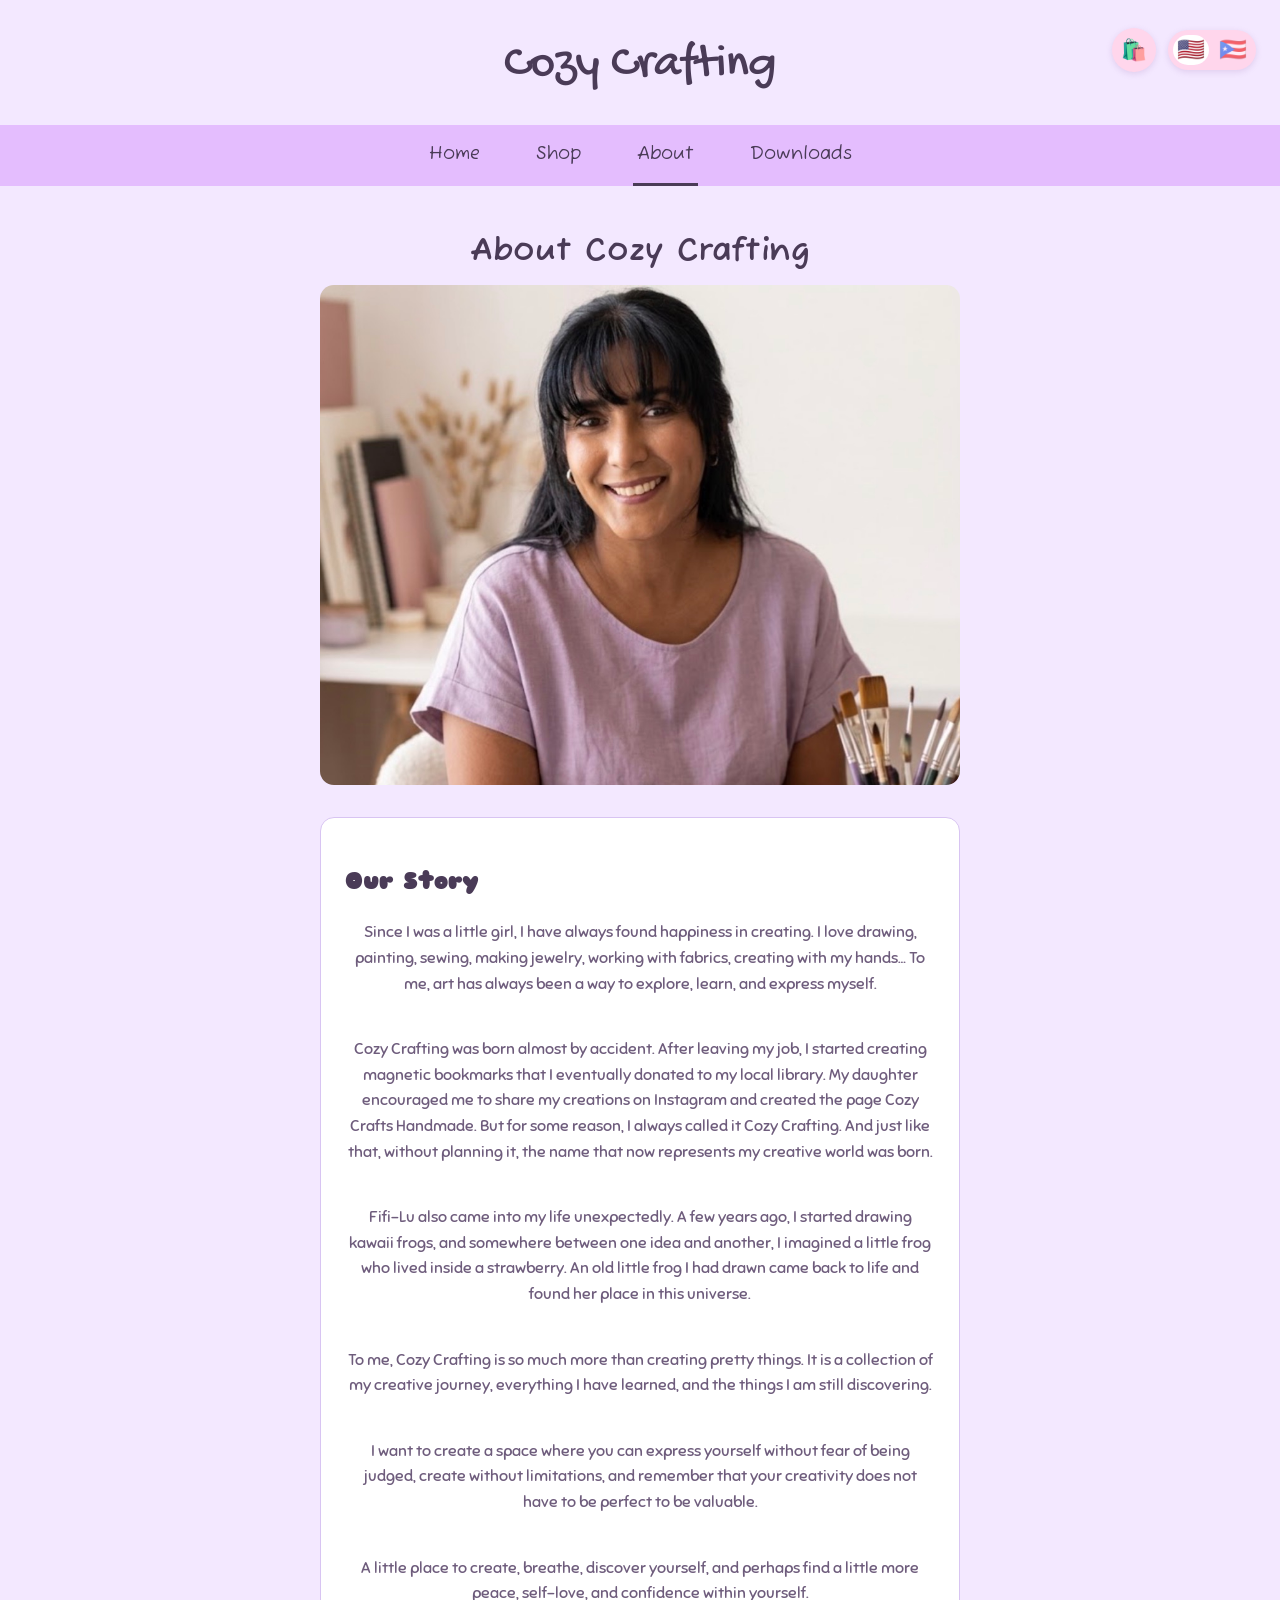
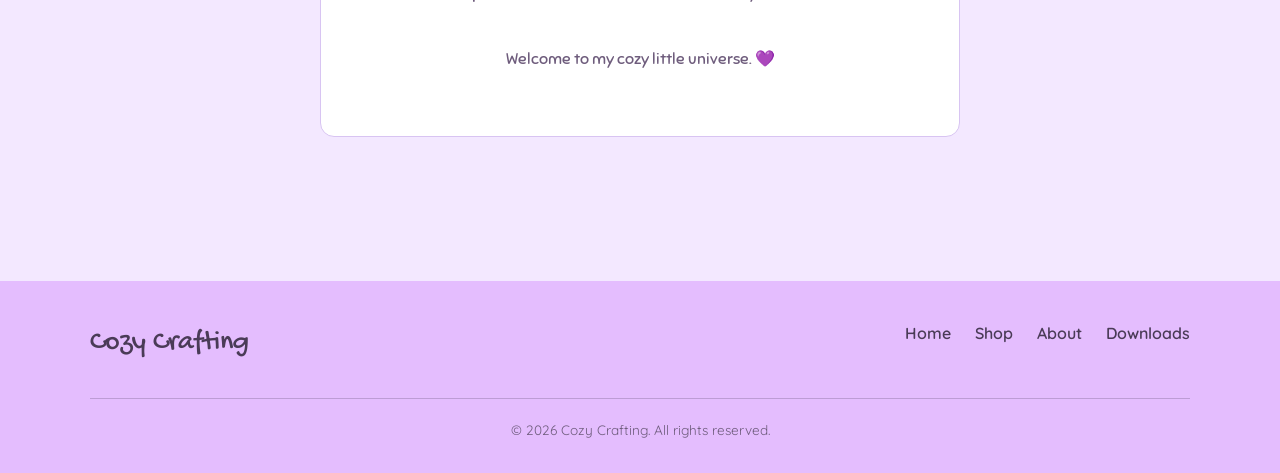
<file: about.html>
<!DOCTYPE html>
<html lang="en">
<head>
  <meta charset="UTF-8" />
  <meta name="viewport" content="width=device-width, initial-scale=1.0" />
  <link rel="icon" type="image/png" sizes="32x32" href="/favicon-32x32.png">
  <link rel="icon" type="image/png" sizes="16x16" href="/favicon-16x16.png">
  <link rel="shortcut icon" href="/favicon.ico">
  <link rel="apple-touch-icon" sizes="180x180" href="/apple-touch-icon.png">
  <link rel="manifest" href="/site.webmanifest">
  <meta name="theme-color" content="#E4BDFE">
  <meta name="apple-mobile-web-app-title" content="Cozy Crafting">
  <title data-en="About | Cozy Crafting" data-es="Acerca de | Cozy Crafting">About | Cozy Crafting</title>
  <link rel="stylesheet" href="styles.css" />
</head>
<body>

  <header class="site-header">
    <a href="index.html" class="site-title">Cozy Crafting</a>

    <div class="header-actions">
      <button type="button" class="cart-toggle" data-cart-toggle aria-label="Open cart">
        🛍️
        <span class="cart-badge" data-cart-count hidden>0</span>
      </button>

      <div class="lang-toggle" role="group" aria-label="Language selector">
        <button class="lang-btn" data-lang-btn="en" aria-pressed="true" aria-label="English">
          <span class="flag" aria-hidden="true">🇺🇸</span>
        </button>
        <button class="lang-btn" data-lang-btn="es" aria-pressed="false" aria-label="Español">
          <span class="flag" aria-hidden="true">🇵🇷</span>
        </button>
      </div>
    </div>
  </header>

  <nav class="site-nav">
    <ul>
      <li><a href="index.html" data-en="Home" data-es="Inicio">Home</a></li>
      <li><a href="shop.html" data-en="Shop" data-es="Tienda">Shop</a></li>
      <li><a href="about.html" class="active" data-en="About" data-es="Acerca de">About</a></li>
      <li><a href="downloads.html" data-en="Downloads" data-es="Descargas">Downloads</a></li>
    </ul>
  </nav>

  <main>
    <h1 class="page-heading" data-en="About Cozy Crafting" data-es="Sobre Cozy Crafting">About Cozy Crafting</h1>

    <section class="about-content">
      <div class="about-photo" aria-hidden="true">
        <img src="/assets/profile.jpg" alt="Amarilis Picture" />
      </div>
    
      <div class="card">
        <h2 data-en="Our Story" data-es="Nuestra Historia">Our Story</h2>
        <p class="page-subheading" data-en="Since I was a little girl, I have always found happiness in creating. I love drawing, painting, sewing, making jewelry, working with fabrics, creating with my hands… To me, art has always been a way to explore, learn, and express myself." data-es="Desde niña siempre he encontrado felicidad en crear. Amo dibujar, pintar, coser, hacer joyería, trabajar con telas, crear con mis manos… para mí, el arte siempre ha sido una forma de explorar, aprender y expresarme.">
          Since I was a little girl, I have always found happiness in creating. I love drawing, painting, sewing, making jewelry, working with fabrics, creating with my hands… To me, art has always been a way to explore, learn, and express myself.
        </p>
        <p class="page-subheading" data-en="Cozy Crafting was born almost by accident. After leaving my job, I started creating magnetic bookmarks that I eventually donated to my local library. My daughter encouraged me to share my creations on Instagram and created the page Cozy Crafts Handmade. But for some reason, I always called it Cozy Crafting. And just like that, without planning it, the name that now represents my creative world was born." data-es="Cozy Crafting nació casi por accidente. Después de dejar mi trabajo, comencé a crear unos bookmarks magnéticos que terminé donando a mi biblioteca local. Mi hija me animó a compartir mis creaciones en Instagram y creó la página Cozy Crafts Handmade. Pero yo, por alguna razón, siempre le decía Cozy Crafting. Y así, sin planearlo, nació el nombre que hoy representa mi mundo creativo.">
          Cozy Crafting was born almost by accident. After leaving my job, I started creating magnetic bookmarks that I eventually donated to my local library. My daughter encouraged me to share my creations on Instagram and created the page Cozy Crafts Handmade. But for some reason, I always called it Cozy Crafting. And just like that, without planning it, the name that now represents my creative world was born.
        </p>
        <p class="page-subheading" data-en="Fifi-Lu also came into my life unexpectedly. A few years ago, I started drawing kawaii frogs, and somewhere between one idea and another, I imagined a little frog who lived inside a strawberry. An old little frog I had drawn came back to life and found her place in this universe." data-es="Fifi-Lu también llegó de manera inesperada. Hace algunos años comencé a dibujar ranitas kawaii y, entre una idea y otra, imaginé una pequeña ranita que vivía dentro de una fresa. Una antigua ranita que había dibujado volvió a cobrar vida y encontró su lugar en este universo.">
          Fifi-Lu also came into my life unexpectedly. A few years ago, I started drawing kawaii frogs, and somewhere between one idea and another, I imagined a little frog who lived inside a strawberry. An old little frog I had drawn came back to life and found her place in this universe.
        </p>
        <p class="page-subheading" data-en="To me, Cozy Crafting is so much more than creating pretty things. It is a collection of my creative journey, everything I have learned, and the things I am still discovering." data-es="Para mí, Cozy Crafting es mucho más que crear cosas bonitas. Es una recopilación de mi proceso creativo, de todo lo que he aprendido y de las cosas que todavía estoy descubriendo.">
          To me, Cozy Crafting is so much more than creating pretty things. It is a collection of my creative journey, everything I have learned, and the things I am still discovering.
        </p>
        <p class="page-subheading" data-en="I want to create a space where you can express yourself without fear of being judged, create without limitations, and remember that your creativity does not have to be perfect to be valuable." data-es="Quiero crear un espacio donde puedas expresarte sin miedo a ser juzgado, crear sin prejuicios y recordar que tu creatividad no tiene que ser perfecta para ser valiosa.">
          I want to create a space where you can express yourself without fear of being judged, create without limitations, and remember that your creativity does not have to be perfect to be valuable.
        </p>
        <p class="page-subheading" data-en="A little place to create, breathe, discover yourself, and perhaps find a little more peace, self-love, and confidence within yourself." data-es="Un pequeño lugar para crear, respirar, descubrirte y, quizás, encontrar un poquito más de sanidad, amor propio y confianza en ti mismo.">
        A little place to create, breathe, discover yourself, and perhaps find a little more peace, self-love, and confidence within yourself.
        </p>

        <p class="page-subheading" data-en="Welcome to my cozy little universe. 💜" data-es="Welcome to my cozy little universe. 💜">
          Welcome to my cozy little universe. 💜
        </p>
      </div>
    </section>
  </main>

  <footer class="site-footer">
    <div class="footer-inner">
      <div class="footer-brand">Cozy Crafting</div>
      <nav class="footer-nav" aria-label="Footer navigation">
        <ul>
          <li><a href="index.html" data-en="Home" data-es="Inicio">Home</a></li>
          <li><a href="shop.html" data-en="Shop" data-es="Tienda">Shop</a></li>
          <li><a href="about.html" data-en="About" data-es="Acerca de">About</a></li>
          <li><a href="downloads.html" data-en="Downloads" data-es="Descargas">Downloads</a></li>
        </ul>
      </nav>
    </div>
    <p class="footer-bottom" data-en="© 2026 Cozy Crafting. All rights reserved." data-es="© 2026 Cozy Crafting. Todos los derechos reservados.">© 2026 Cozy Crafting. All rights reserved.</p>
  </footer>

  <script src="script.js"></script>
  <script src="products.js"></script>
  <script src="cart.js"></script>
</body>
</html>
</file>
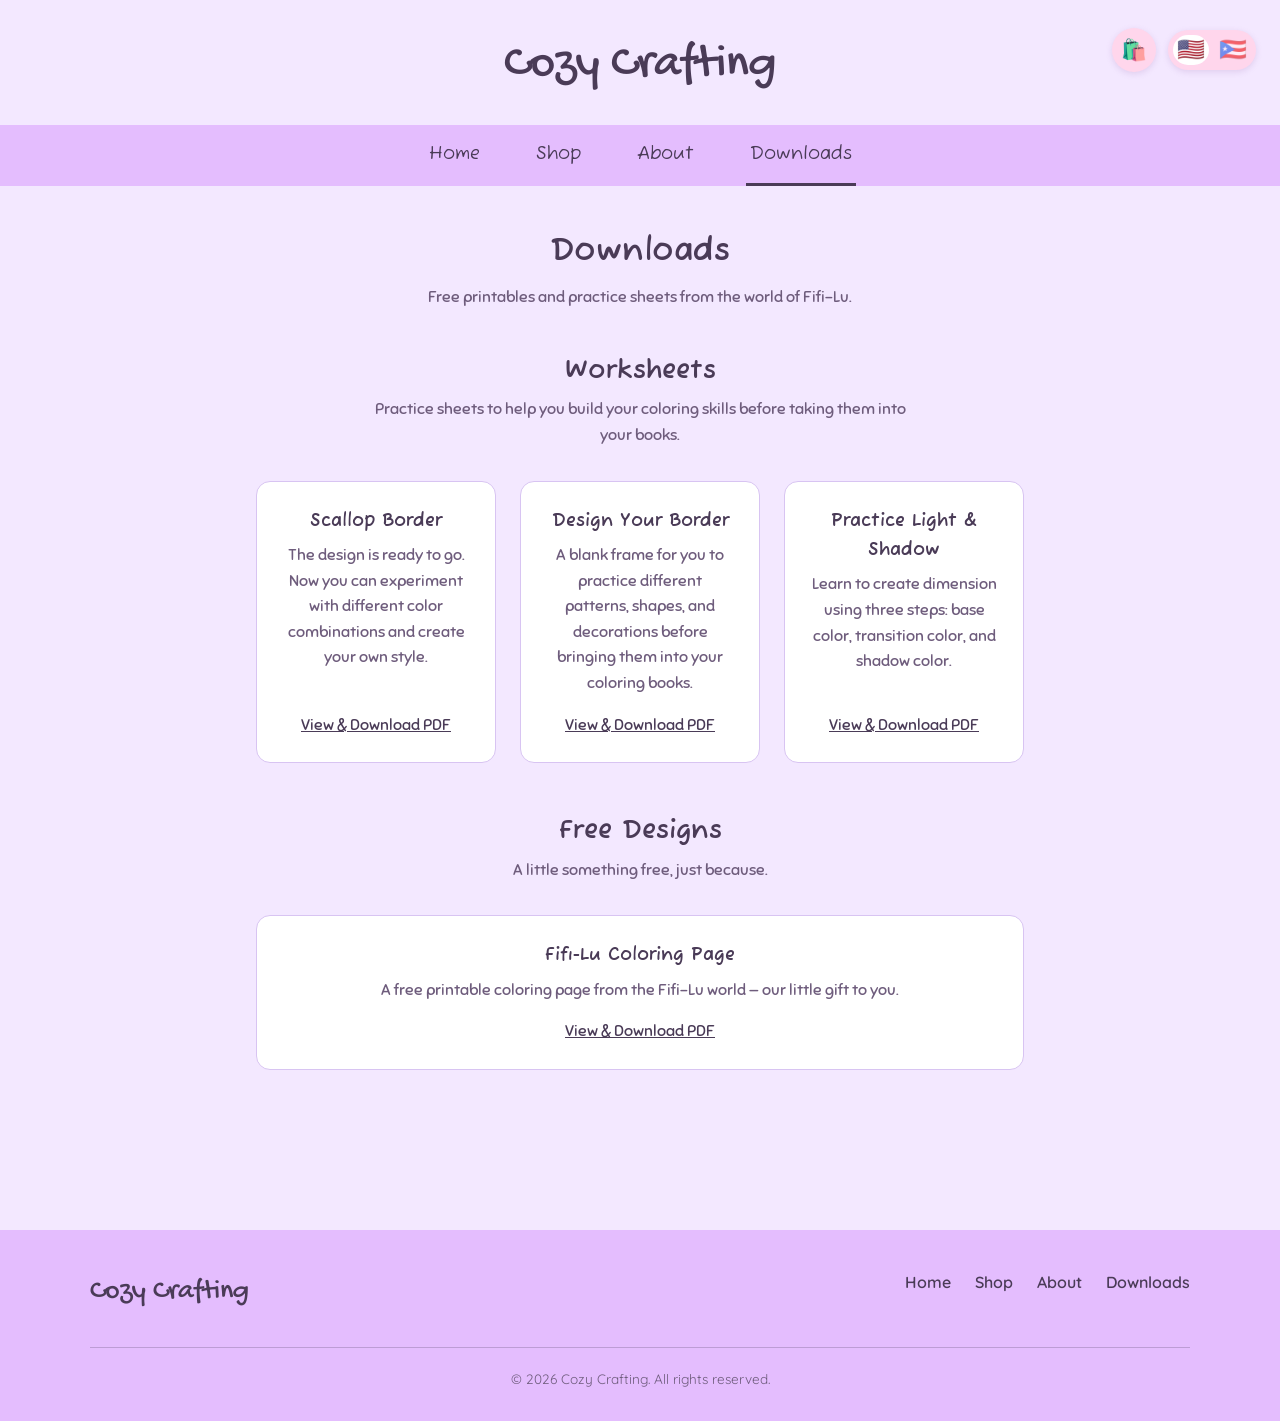
<file: downloads.html>
<!DOCTYPE html>
<html lang="en">
<head>
  <meta charset="UTF-8" />
  <meta name="viewport" content="width=device-width, initial-scale=1.0" />
  <link rel="icon" type="image/png" sizes="32x32" href="/favicon-32x32.png">
  <link rel="icon" type="image/png" sizes="16x16" href="/favicon-16x16.png">
  <link rel="shortcut icon" href="/favicon.ico">
  <link rel="apple-touch-icon" sizes="180x180" href="/apple-touch-icon.png">
  <link rel="manifest" href="/site.webmanifest">
  <meta name="theme-color" content="#E4BDFE">
  <meta name="apple-mobile-web-app-title" content="Cozy Crafting">
  <title data-en="Downloads | Cozy Crafting" data-es="Descargas | Cozy Crafting">Downloads | Cozy Crafting</title>
  <link rel="stylesheet" href="styles.css" />
</head>
<body>

  <header class="site-header">
    <a href="index.html" class="site-title">Cozy Crafting</a>

    <div class="header-actions">
      <button type="button" class="cart-toggle" data-cart-toggle aria-label="Open cart">
        🛍️
        <span class="cart-badge" data-cart-count hidden>0</span>
      </button>

      <div class="lang-toggle" role="group" aria-label="Language selector">
        <button class="lang-btn" data-lang-btn="en" aria-pressed="true" aria-label="English">
          <span class="flag" aria-hidden="true">🇺🇸</span>
        </button>
        <button class="lang-btn" data-lang-btn="es" aria-pressed="false" aria-label="Español">
          <span class="flag" aria-hidden="true">🇵🇷</span>
        </button>
      </div>
    </div>
  </header>

  <nav class="site-nav">
    <ul>
      <li><a href="index.html" data-en="Home" data-es="Inicio">Home</a></li>
      <li><a href="shop.html" data-en="Shop" data-es="Tienda">Shop</a></li>
      <li><a href="about.html" data-en="About" data-es="Acerca de">About</a></li>
      <li><a href="downloads.html" class="active" data-en="Downloads" data-es="Descargas">Downloads</a></li>
    </ul>
  </nav>

  <main>
    <h1 class="page-heading" data-en="Downloads" data-es="Descargas">Downloads</h1>
    <p class="page-subheading" data-en="Free printables and practice sheets from the world of Fifi-Lu." data-es="Imprimibles y hojas de práctica gratuitas del mundo de Fifi-Lu.">
      Free printables and practice sheets from the world of Fifi-Lu.
    </p>

    <!-- Worksheets -->
    <section class="downloads-section" aria-labelledby="worksheets-heading">
      <h2 id="worksheets-heading" class="downloads-section-heading" data-en="Worksheets" data-es="Hojas de Práctica">Worksheets</h2>
      <p class="downloads-section-subheading" data-en="Practice sheets to help you build your coloring skills before taking them into your books." data-es="Hojas de práctica para ayudarte a desarrollar tus habilidades de coloreado antes de llevarlas a tus libros.">
        Practice sheets to help you build your coloring skills before taking them into your books.
      </p>

      <div class="worksheet-grid">
        <div class="card worksheet-card">
          <h3 data-en="Scallop Border" data-es="Borde de Ondas">Scallop Border</h3>
          <p data-en="The design is ready to go. Now you can experiment with different color combinations and create your own style." data-es="Las ondas ya están listas. Ahora puedes experimentar con diferentes combinaciones de colores y crear tu propio estilo.">The design is ready to go. Now you can experiment with different color combinations and create your own style.</p>
          <a class="shop-link" href="/assets/worksheets/borde-ondas.pdf" target="_blank" rel="noopener" data-en="View &amp; Download PDF" data-es="Ver y Descargar PDF">View &amp; Download PDF</a>
        </div>

        <div class="card worksheet-card">
          <h3 data-en="Design Your Border" data-es="Diseña tu Borde">Design Your Border</h3>
          <p data-en="A blank frame for you to practice different patterns, shapes, and decorations before bringing them into your coloring books." data-es="Un marco en blanco para que puedas practicar diferentes patrones, formas y decoraciones antes de llevarlos a tus libros de colorear.">A blank frame for you to practice different patterns, shapes, and decorations before bringing them into your coloring books.</p>
          <a class="shop-link" href="/assets/worksheets/disena-tu-borde.pdf" target="_blank" rel="noopener" data-en="View &amp; Download PDF" data-es="Ver y Descargar PDF">View &amp; Download PDF</a>
        </div>

        <div class="card worksheet-card">
          <h3 data-en="Practice Light &amp; Shadow" data-es="Practica Luz &amp; Sombra">Practice Light &amp; Shadow</h3>
          <p data-en="Learn to create dimension using three steps: base color, transition color, and shadow color." data-es="Aprende a crear dimensión utilizando tres pasos: color base, color de transición y color de sombra.">Learn to create dimension using three steps: base color, transition color, and shadow color.</p>
          <a class="shop-link" href="/assets/worksheets/luz-sombra.pdf" target="_blank" rel="noopener" data-en="View &amp; Download PDF" data-es="Ver y Descargar PDF">View &amp; Download PDF</a>
        </div>
      </div>
    </section>

    <!-- Free Designs -->
    <section class="downloads-section" aria-labelledby="free-designs-heading">
      <h2 id="free-designs-heading" class="downloads-section-heading" data-en="Free Designs" data-es="Diseños Gratis">Free Designs</h2>
      <p class="downloads-section-subheading" data-en="A little something free, just because." data-es="Un pequeño regalo gratis, porque sí.">
        A little something free, just because.
      </p>

      <div class="worksheet-grid">
        <div class="card worksheet-card">
          <h3 data-en="Fifi-Lu Coloring Page" data-es="Página para Colorear de Fifi-Lu">Fifi-Lu Coloring Page</h3>
          <p data-en="A free printable coloring page from the Fifi-Lu world — our little gift to you." data-es="Una página para colorear imprimible y gratuita del mundo de Fifi-Lu, nuestro pequeño regalo para ti.">A free printable coloring page from the Fifi-Lu world — our little gift to you.</p>
          <a class="shop-link" href="/assets/FreeArtwork.pdf" target="_blank" rel="noopener" data-en="View &amp; Download PDF" data-es="Ver y Descargar PDF">View &amp; Download PDF</a>
        </div>
      </div>
    </section>
  </main>

  <footer class="site-footer">
    <div class="footer-inner">
      <div class="footer-brand">Cozy Crafting</div>
      <nav class="footer-nav" aria-label="Footer navigation">
        <ul>
          <li><a href="index.html" data-en="Home" data-es="Inicio">Home</a></li>
          <li><a href="shop.html" data-en="Shop" data-es="Tienda">Shop</a></li>
          <li><a href="about.html" data-en="About" data-es="Acerca de">About</a></li>
          <li><a href="downloads.html" data-en="Downloads" data-es="Descargas">Downloads</a></li>
        </ul>
      </nav>
    </div>
    <p class="footer-bottom" data-en="© 2026 Cozy Crafting. All rights reserved." data-es="© 2026 Cozy Crafting. Todos los derechos reservados.">© 2026 Cozy Crafting. All rights reserved.</p>
  </footer>

  <script src="script.js"></script>
  <script src="products.js"></script>
  <script src="cart.js"></script>
</body>
</html>
</file>
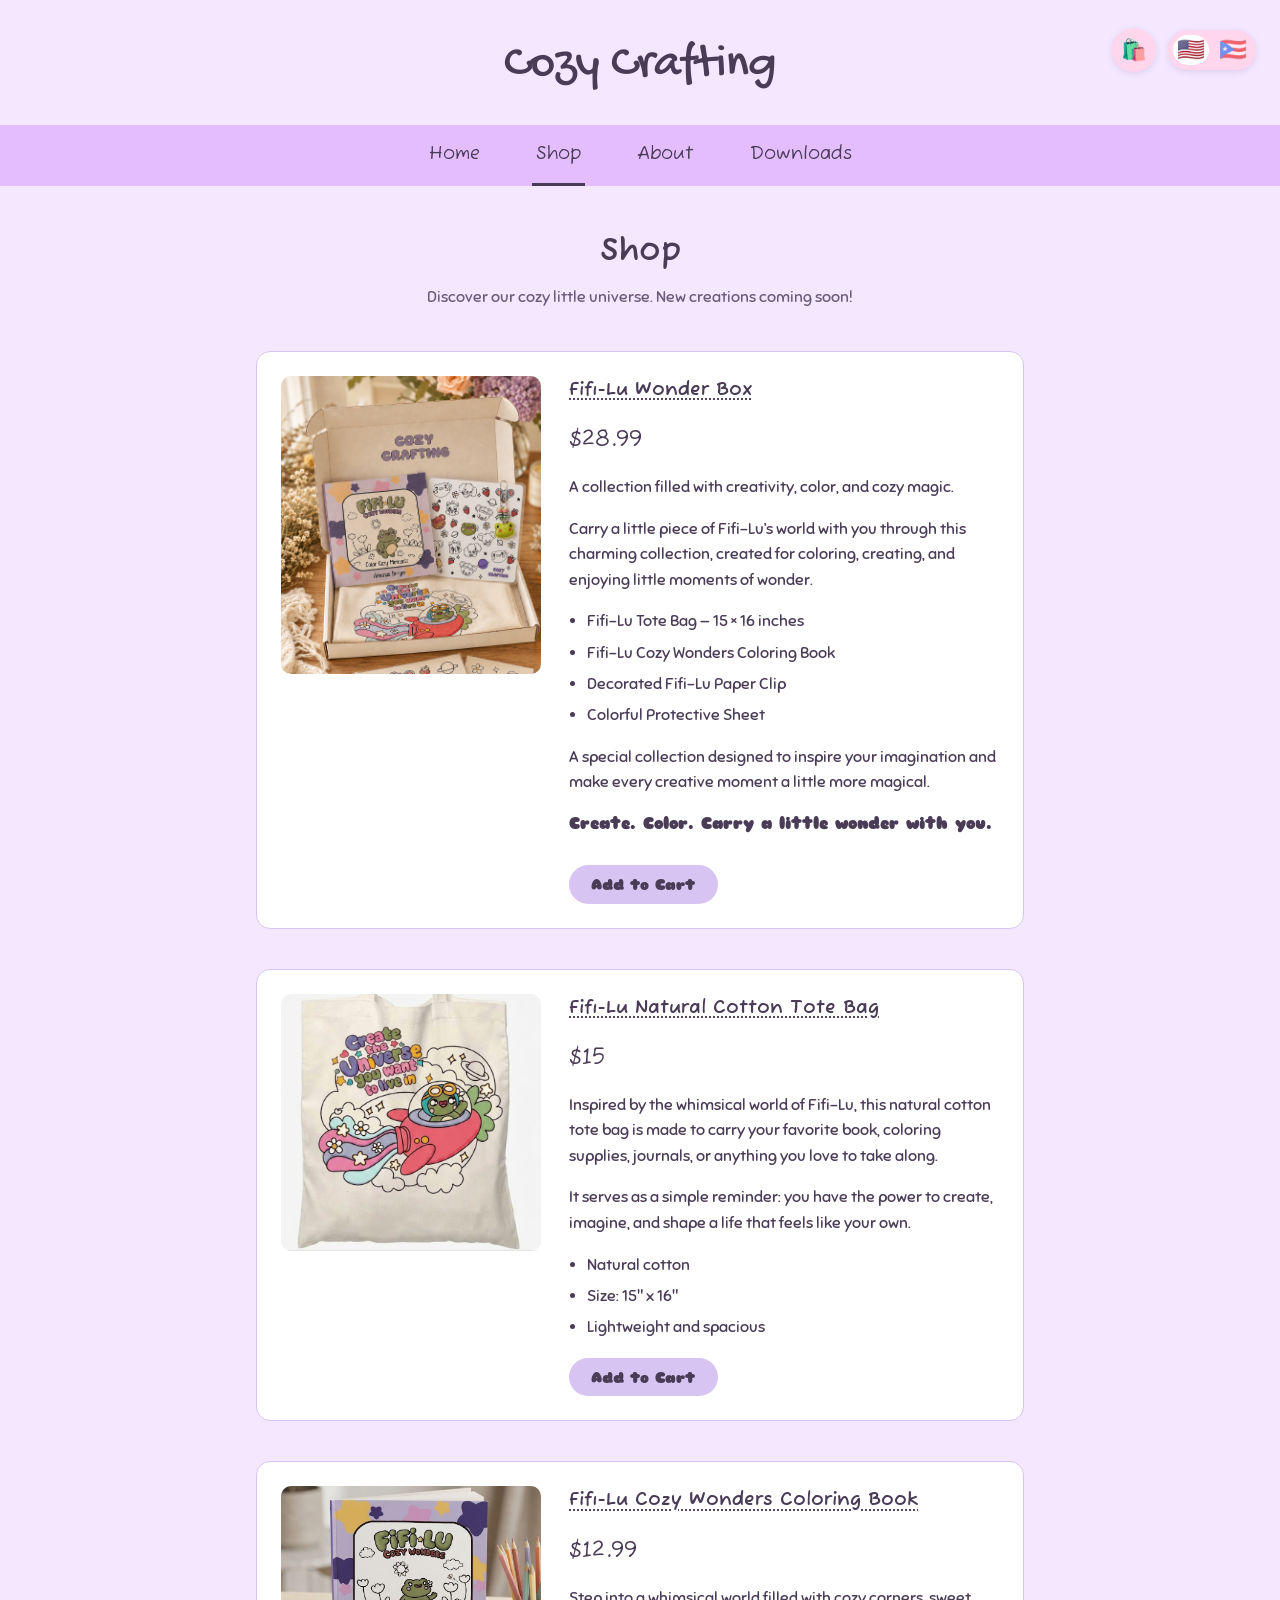
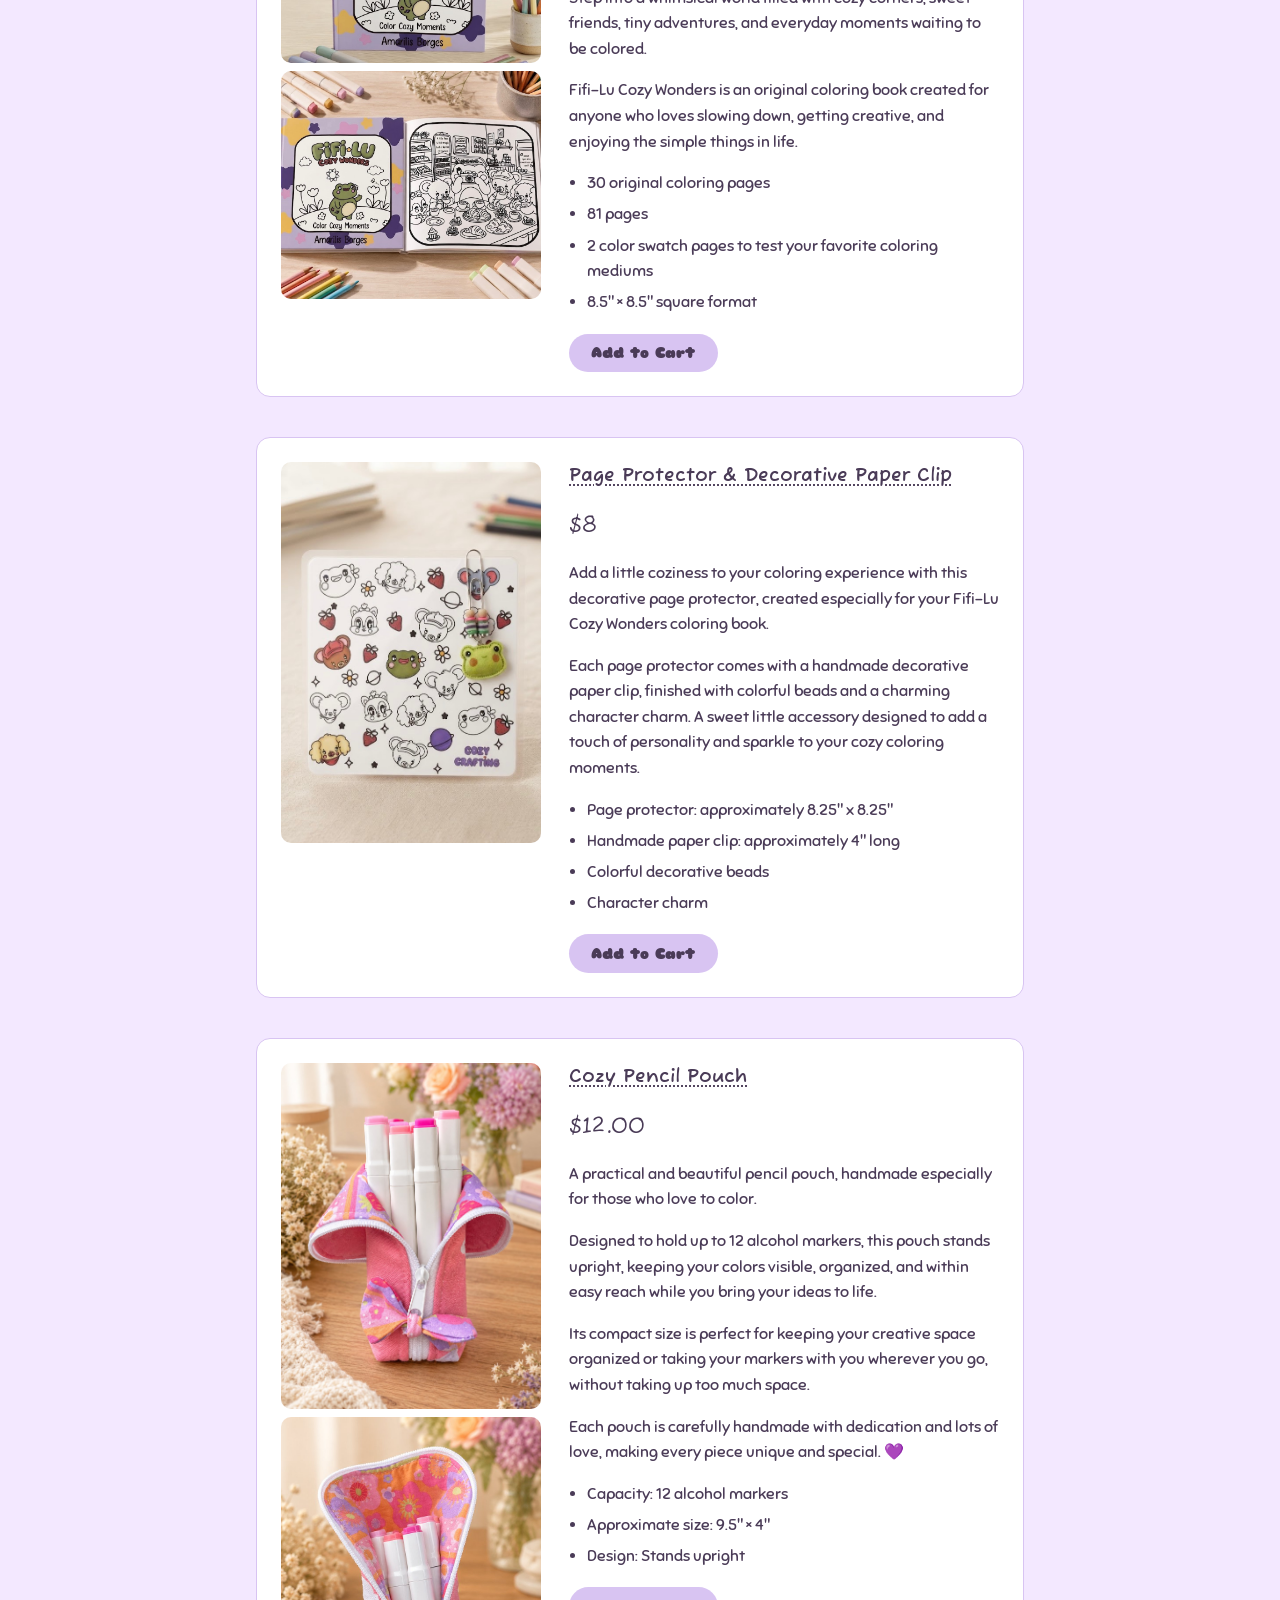
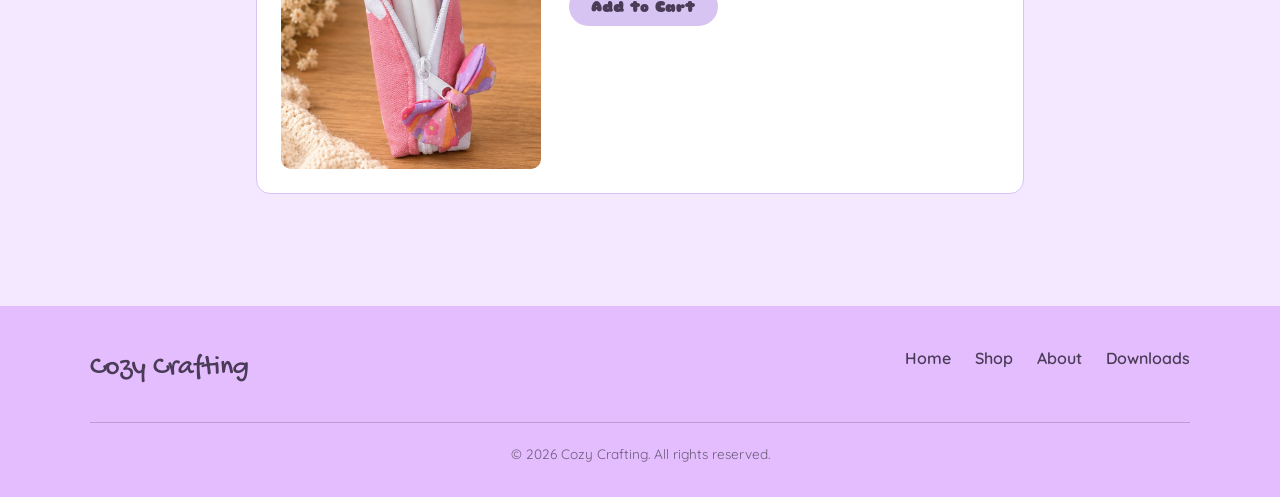
<file: shop.html>
<!DOCTYPE html>
<html lang="en">
<head>
  <meta charset="UTF-8" />
  <meta name="viewport" content="width=device-width, initial-scale=1.0" />
  <link rel="icon" type="image/png" sizes="32x32" href="/favicon-32x32.png">
  <link rel="icon" type="image/png" sizes="16x16" href="/favicon-16x16.png">
  <link rel="shortcut icon" href="/favicon.ico">
  <link rel="apple-touch-icon" sizes="180x180" href="/apple-touch-icon.png">
  <link rel="manifest" href="/site.webmanifest">
  <meta name="theme-color" content="#E4BDFE">
  <meta name="apple-mobile-web-app-title" content="Cozy Crafting">
  <title data-en="Shop | Cozy Crafting" data-es="Tienda | Cozy Crafting">Shop | Cozy Crafting</title>
  <link rel="stylesheet" href="styles.css" />
</head>
<body>

  <header class="site-header">
    <a href="index.html" class="site-title">Cozy Crafting</a>

    <div class="header-actions">
      <button type="button" class="cart-toggle" data-cart-toggle aria-label="Open cart">
        🛍️
        <span class="cart-badge" data-cart-count hidden>0</span>
      </button>

      <div class="lang-toggle" role="group" aria-label="Language selector">
        <button class="lang-btn" data-lang-btn="en" aria-pressed="true" aria-label="English">
          <span class="flag" aria-hidden="true">🇺🇸</span>
        </button>
        <button class="lang-btn" data-lang-btn="es" aria-pressed="false" aria-label="Español">
          <span class="flag" aria-hidden="true">🇵🇷</span>
        </button>
      </div>
    </div>
  </header>

  <nav class="site-nav">
    <ul>
      <li><a href="index.html" data-en="Home" data-es="Inicio">Home</a></li>
      <li><a href="shop.html" class="active" data-en="Shop" data-es="Tienda">Shop</a></li>
      <li><a href="about.html" data-en="About" data-es="Acerca de">About</a></li>
      <li><a href="downloads.html" data-en="Downloads" data-es="Descargas">Downloads</a></li>
    </ul>
  </nav>

  <main>
    <h1 class="page-heading" data-en="Shop" data-es="Tienda">Shop</h1>
    <p class="page-subheading" data-en="Discover our cozy little universe. New creations coming soon!" data-es="Descubre nuestro universo cozy. ¡Nuevas creaciones muy pronto!">
      Discover our cozy little universe. New creations coming soon!
    </p>

    <!-- Full product listings -->
    <section class="shop-listings" aria-label="Products">

      <article id="wonder-box" class="card product-listing">
        <div class="product-photos">
          <img src="/assets/box.png" alt="Fifi-Lu Wonder Box" />
        </div>
        <div class="product-info">
          <h3 data-expand-card tabindex="0" role="button" aria-label="Enlarge product card" data-en="Fifi-Lu Wonder Box" data-es="Fifi-Lu Wonder Box">Fifi-Lu Wonder Box</h3>
          <p class="price-tag">$28.99</p>
          <p data-en="A collection filled with creativity, color, and cozy magic." data-es="Una colección llena de creatividad, color y magia cozy.">A collection filled with creativity, color, and cozy magic.</p>

          <p data-en="Carry a little piece of Fifi-Lu’s world with you through this charming collection, created for coloring, creating, and enjoying little moments of wonder." data-es="Lleva un pedacito del mundo de Fifi-Lu contigo con esta encantadora colección, creada para colorear, crear y disfrutar pequeños momentos de wonder.">Carry a little piece of Fifi-Lu’s world with you through this charming collection, created for coloring, creating, and enjoying little moments of wonder.</p>

          <ul class="details-list">
            <li data-en="Fifi-Lu Tote Bag — 15 × 16 inches" data-es="Tote Bag de Fifi-Lu — 15 × 16 pulgadas">Fifi-Lu Tote Bag — 15 × 16 inches</li>
            <li data-en="Fifi-Lu Cozy Wonders Coloring Book" data-es="Libro para colorear Fifi-Lu Cozy Wonders">Fifi-Lu Cozy Wonders Coloring Book</li>
            <li data-en="Decorated Fifi-Lu Paper Clip" data-es="Paper Clip decorado de Fifi-Lu">Decorated Fifi-Lu Paper Clip</li>
            <li data-en="Colorful Protective Sheet" data-es="Protector de páginas a color">Colorful Protective Sheet</li>
          </ul>

          <p data-en="A special collection designed to inspire your imagination and make every creative moment a little more magical." data-es="Una colección especial para inspirar tu imaginación y hacer que cada momento creativo sea un poquito más mágico.">A special collection designed to inspire your imagination and make every creative moment a little more magical.</p>

          <p data-html data-en="<strong>Create. Color. Carry a little wonder with you.</strong>" data-es="<strong>Crea. Colorea. Lleva un poquito de wonder contigo.</strong>"><strong>Create. Color. Carry a little wonder with you.</strong></p>
          <button type="button" class="add-to-cart-btn" data-add-to-cart="wonder-box" data-en="Add to Cart" data-es="Añadir al Carrito">Add to Cart</button>
        </div>
      </article>

      <article id="tote-bag" class="card product-listing">
        <div class="product-photos">
          <img src="/assets/fifi-tote.jpeg" alt="Fifi-Lu Natural Cotton Tote Bag" />
        </div>
        <div class="product-info">
          <h3 data-expand-card tabindex="0" role="button" aria-label="Enlarge product card" data-en="Fifi-Lu Natural Cotton Tote Bag" data-es="Bolso Tote Fifi-Lu de Algodón Natural">Fifi-Lu Natural Cotton Tote Bag</h3>
          <p class="price-tag">$15</p>
          <p data-en="Inspired by the whimsical world of Fifi-Lu, this natural cotton tote bag is made to carry your favorite book, coloring supplies, journals, or anything you love to take along." data-es="Inspirado en el mundo fantasioso de Fifi-Lu, este bolso tote de algodón natural está hecho para llevar tu libro favorito, materiales para colorear, diarios o cualquier cosa que te guste tener contigo.">Inspired by the whimsical world of Fifi-Lu, this natural cotton tote bag is made to carry your favorite book, coloring supplies, journals, or anything you love to take along.</p>
          <p data-en="It serves as a simple reminder: you have the power to create, imagine, and shape a life that feels like your own." data-es="Es un recordatorio sencillo: tienes el poder de crear, imaginar y darle forma a una vida que se sienta verdaderamente tuya.">It serves as a simple reminder: you have the power to create, imagine, and shape a life that feels like your own.</p>
          <ul class="details-list">
            <li data-en="Natural cotton" data-es="Algodón natural">Natural cotton</li>
            <li data-en="Size: 15&quot; x 16&quot;" data-es="Tamaño: 15&quot; x 16&quot;">Size: 15" x 16"</li>
            <li data-en="Lightweight and spacious" data-es="Liviano y espacioso">Lightweight and spacious</li>
          </ul>
          <button type="button" class="add-to-cart-btn" data-add-to-cart="tote-bag" data-en="Add to Cart" data-es="Añadir al Carrito">Add to Cart</button>
        </div>
      </article>

      <article id="coloring-book" class="card product-listing">
        <div class="product-photos">
          <img src="/assets/fifi-book-1.jpeg" alt="Fifi-Lu Cozy Wonders Coloring Book, cover" />
          <img src="/assets/fifi-book-2.jpeg" alt="Fifi-Lu Cozy Wonders Coloring Book, inside pages" />
        </div>
        <div class="product-info">
          <h3 data-expand-card tabindex="0" role="button" aria-label="Enlarge product card" data-en="Fifi-Lu Cozy Wonders Coloring Book" data-es="Libro para Colorear Fifi-Lu Cozy Wonders">Fifi-Lu Cozy Wonders Coloring Book</h3>
          <p class="price-tag">$12.99</p>
          <p data-en="Step into a whimsical world filled with cozy corners, sweet friends, tiny adventures, and everyday moments waiting to be colored." data-es="Adéntrate en un mundo fantasioso lleno de rincones acogedores, dulces amistades, pequeñas aventuras y momentos cotidianos esperando ser coloreados.">Step into a whimsical world filled with cozy corners, sweet friends, tiny adventures, and everyday moments waiting to be colored.</p>
          <p data-en="Fifi-Lu Cozy Wonders is an original coloring book created for anyone who loves slowing down, getting creative, and enjoying the simple things in life." data-es="Fifi-Lu Cozy Wonders es un libro para colorear original, creado para quienes aman tomarse las cosas con calma, ser creativos y disfrutar de las cosas simples de la vida.">Fifi-Lu Cozy Wonders is an original coloring book created for anyone who loves slowing down, getting creative, and enjoying the simple things in life.</p>
          <ul class="details-list">
            <li data-en="30 original coloring pages" data-es="30 páginas originales para colorear">30 original coloring pages</li>
            <li data-en="81 pages" data-es="81 páginas">81 pages</li>
            <li data-en="2 color swatch pages to test your favorite coloring mediums" data-es="2 páginas de muestra de color para probar tus técnicas favoritas">2 color swatch pages to test your favorite coloring mediums</li>
            <li data-en="8.5&quot; × 8.5&quot; square format" data-es="Formato cuadrado de 8.5&quot; × 8.5&quot;">8.5" × 8.5" square format</li>
          </ul>
          <button type="button" class="add-to-cart-btn" data-add-to-cart="coloring-book" data-en="Add to Cart" data-es="Añadir al Carrito">Add to Cart</button>
        </div>
      </article>

      <article id="page-protector" class="card product-listing">
        <div class="product-photos">
          <img src="/assets/fifi-clip.jpeg" alt="Page Protector and Decorative Paper Clip" />
        </div>
        <div class="product-info">
          <h3 data-expand-card tabindex="0" role="button" aria-label="Enlarge product card" data-en="Page Protector &amp; Decorative Paper Clip" data-es="Protector de Página y Clip Decorativo">Page Protector &amp; Decorative Paper Clip</h3>
          <p class="price-tag">$8</p>
          <p data-en="Add a little coziness to your coloring experience with this decorative page protector, created especially for your Fifi-Lu Cozy Wonders coloring book." data-es="Añade un toque de calidez a tu experiencia de colorear con este protector de página decorativo, creado especialmente para tu libro Fifi-Lu Cozy Wonders.">Add a little coziness to your coloring experience with this decorative page protector, created especially for your Fifi-Lu Cozy Wonders coloring book.</p>
          <p data-en="Each page protector comes with a handmade decorative paper clip, finished with colorful beads and a charming character charm. A sweet little accessory designed to add a touch of personality and sparkle to your cozy coloring moments." data-es="Cada protector de página incluye un clip decorativo hecho a mano, terminado con cuentas de colores y un encantador dije de personaje. Un pequeño accesorio dulce, diseñado para darle un toque de personalidad y brillo a tus momentos de colorear.">Each page protector comes with a handmade decorative paper clip, finished with colorful beads and a charming character charm. A sweet little accessory designed to add a touch of personality and sparkle to your cozy coloring moments.</p>
          <ul class="details-list">
            <li data-en="Page protector: approximately 8.25&quot; x 8.25&quot;" data-es="Protector de página: aproximadamente 8.25&quot; x 8.25&quot;">Page protector: approximately 8.25" x 8.25"</li>
            <li data-en="Handmade paper clip: approximately 4&quot; long" data-es="Clip de papel hecho a mano: aproximadamente 4&quot; de largo">Handmade paper clip: approximately 4" long</li>
            <li data-en="Colorful decorative beads" data-es="Cuentas decorativas de colores">Colorful decorative beads</li>
            <li data-en="Character charm" data-es="Dije de personaje">Character charm</li>
          </ul>
          <button type="button" class="add-to-cart-btn" data-add-to-cart="page-protector" data-en="Add to Cart" data-es="Añadir al Carrito">Add to Cart</button>
        </div>
      </article>

      <article id="pencil-pouch" class="card product-listing">
        <div class="product-photos">
          <img src="/assets/pouch-1.jpeg" alt="Cozy Pencil Pouch in a pink strawberry print, standing upright and holding alcohol markers" />
          <img src="/assets/pouch-2.jpeg" alt="Cozy Pencil Pouch in a floral print, standing upright and holding alcohol markers" />
        </div>
        <div class="product-info">
          <h3 data-expand-card tabindex="0" role="button" aria-label="Enlarge product card" data-en="Cozy Pencil Pouch" data-es="Cartuchera Cozy">Cozy Pencil Pouch</h3>
          <p class="price-tag">$12.00</p>
          <p data-en="A practical and beautiful pencil pouch, handmade especially for those who love to color." data-es="Una cartuchera práctica y bonita, hecha a mano especialmente para quienes disfrutan colorear.">A practical and beautiful pencil pouch, handmade especially for those who love to color.</p>
          <p data-en="Designed to hold up to 12 alcohol markers, this pouch stands upright, keeping your colors visible, organized, and within easy reach while you bring your ideas to life." data-es="Diseñada para guardar hasta 12 marcadores de alcohol, esta cartuchera se mantiene de pie, permitiéndote tener tus colores siempre visibles, organizados y al alcance mientras das vida a tus ideas.">Designed to hold up to 12 alcohol markers, this pouch stands upright, keeping your colors visible, organized, and within easy reach while you bring your ideas to life.</p>
          <p data-en="Its compact size is perfect for keeping your creative space organized or taking your markers with you wherever you go, without taking up too much space." data-es="Su tamaño compacto es ideal para mantener tu espacio creativo ordenado o llevar tus marcadores contigo a donde quieras, sin ocupar demasiado espacio.">Its compact size is perfect for keeping your creative space organized or taking your markers with you wherever you go, without taking up too much space.</p>
          <p data-en="Each pouch is carefully handmade with dedication and lots of love, making every piece unique and special. 💜" data-es="Cada cartuchera está confeccionada cuidadosamente a mano, con dedicación y mucho cariño, por lo que cada pieza es única y especial. 💜">Each pouch is carefully handmade with dedication and lots of love, making every piece unique and special. 💜</p>
          <ul class="details-list">
            <li data-en="Capacity: 12 alcohol markers" data-es="Capacidad: 12 marcadores de alcohol">Capacity: 12 alcohol markers</li>
            <li data-en="Approximate size: 9.5&quot; × 4&quot;" data-es="Medidas aproximadas: 9.5&quot; × 4&quot;">Approximate size: 9.5" × 4"</li>
            <li data-en="Design: Stands upright" data-es="Diseño: Se mantiene de pie">Design: Stands upright</li>
          </ul>
          <button type="button" class="add-to-cart-btn" data-add-to-cart="pencil-pouch" data-en="Add to Cart" data-es="Añadir al Carrito">Add to Cart</button>
        </div>
      </article>

    </section>
  </main>

  <footer class="site-footer">
    <div class="footer-inner">
      <div class="footer-brand">Cozy Crafting</div>
      <nav class="footer-nav" aria-label="Footer navigation">
        <ul>
          <li><a href="index.html" data-en="Home" data-es="Inicio">Home</a></li>
          <li><a href="shop.html" data-en="Shop" data-es="Tienda">Shop</a></li>
          <li><a href="about.html" data-en="About" data-es="Acerca de">About</a></li>
          <li><a href="downloads.html" data-en="Downloads" data-es="Descargas">Downloads</a></li>
        </ul>
      </nav>
    </div>
    <p class="footer-bottom" data-en="© 2026 Cozy Crafting. All rights reserved." data-es="© 2026 Cozy Crafting. Todos los derechos reservados.">© 2026 Cozy Crafting. All rights reserved.</p>
  </footer>

  <script src="script.js"></script>
  <script src="products.js"></script>
  <script src="cart.js"></script>
</body>
</html>
</file>
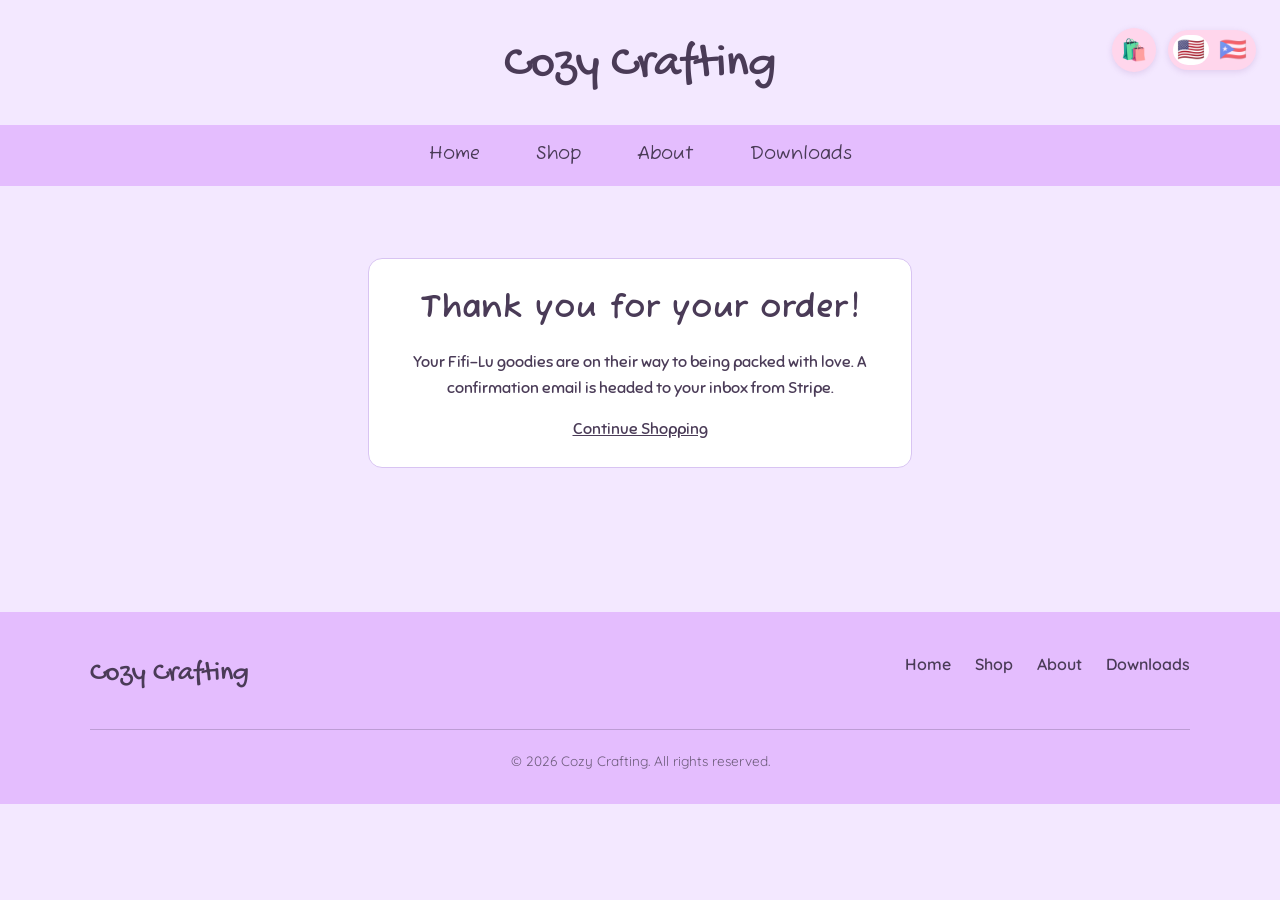
<file: success.html>
<!DOCTYPE html>
<html lang="en">
<head>
  <meta charset="UTF-8" />
  <meta name="viewport" content="width=device-width, initial-scale=1.0" />
  <link rel="icon" type="image/png" sizes="32x32" href="/favicon-32x32.png">
  <link rel="icon" type="image/png" sizes="16x16" href="/favicon-16x16.png">
  <link rel="shortcut icon" href="/favicon.ico">
  <link rel="apple-touch-icon" sizes="180x180" href="/apple-touch-icon.png">
  <link rel="manifest" href="/site.webmanifest">
  <meta name="theme-color" content="#E4BDFE">
  <meta name="apple-mobile-web-app-title" content="Cozy Crafting">
  <title data-en="Thank You! | Cozy Crafting" data-es="¡Gracias! | Cozy Crafting">Thank You! | Cozy Crafting</title>
  <link rel="stylesheet" href="styles.css" />
</head>
<body>

  <header class="site-header">
    <a href="index.html" class="site-title">Cozy Crafting</a>

    <div class="header-actions">
      <button type="button" class="cart-toggle" data-cart-toggle aria-label="Open cart">
        🛍️
        <span class="cart-badge" data-cart-count hidden>0</span>
      </button>

      <div class="lang-toggle" role="group" aria-label="Language selector">
        <button class="lang-btn" data-lang-btn="en" aria-pressed="true" aria-label="English">
          <span class="flag" aria-hidden="true">🇺🇸</span>
        </button>
        <button class="lang-btn" data-lang-btn="es" aria-pressed="false" aria-label="Español">
          <span class="flag" aria-hidden="true">🇵🇷</span>
        </button>
      </div>
    </div>
  </header>

  <nav class="site-nav">
    <ul>
      <li><a href="index.html" data-en="Home" data-es="Inicio">Home</a></li>
      <li><a href="shop.html" data-en="Shop" data-es="Tienda">Shop</a></li>
      <li><a href="about.html" data-en="About" data-es="Acerca de">About</a></li>
      <li><a href="downloads.html" data-en="Downloads" data-es="Descargas">Downloads</a></li>
    </ul>
  </nav>

  <main>
    <section class="card" style="max-width: 34rem; margin: 2rem auto; text-align: center;">
      <h1 class="page-heading" data-en="Thank you for your order!" data-es="¡Gracias por tu pedido!">Thank you for your order!</h1>
      <p data-en="Your Fifi-Lu goodies are on their way to being packed with love. A confirmation email is headed to your inbox from Stripe." data-es="Tus productos de Fifi-Lu están a punto de ser empacados con mucho cariño. Un correo de confirmación llegará a tu bandeja de entrada de parte de Stripe.">Your Fifi-Lu goodies are on their way to being packed with love. A confirmation email is headed to your inbox from Stripe.</p>
      <a class="shop-link" href="shop.html" data-en="Continue Shopping" data-es="Seguir Comprando">Continue Shopping</a>
    </section>
  </main>

  <footer class="site-footer">
    <div class="footer-inner">
      <div class="footer-brand">Cozy Crafting</div>
      <nav class="footer-nav" aria-label="Footer navigation">
        <ul>
          <li><a href="index.html" data-en="Home" data-es="Inicio">Home</a></li>
          <li><a href="shop.html" data-en="Shop" data-es="Tienda">Shop</a></li>
          <li><a href="about.html" data-en="About" data-es="Acerca de">About</a></li>
          <li><a href="downloads.html" data-en="Downloads" data-es="Descargas">Downloads</a></li>
        </ul>
      </nav>
    </div>
    <p class="footer-bottom" data-en="© 2026 Cozy Crafting. All rights reserved." data-es="© 2026 Cozy Crafting. Todos los derechos reservados.">© 2026 Cozy Crafting. All rights reserved.</p>
  </footer>

  <script src="script.js"></script>
  <script src="products.js"></script>
  <script src="cart.js"></script>
  <script>
    if (new URLSearchParams(window.location.search).has("session_id")) {
      window.clearCozyCraftingCart();
    }
  </script>
</body>
</html>
</file>
<file: styles.css>
/* ============================================
   Cozy Crafting — styles.css
   Palette: "Lilás Dream"
   ============================================ */

@import url('https://fonts.googleapis.com/css2?family=Gochi+Hand&family=Fuzzy+Bubbles:wght@400;700&family=Sniglet:wght@400;800&family=Quicksand:wght@400;500;600;700&display=swap');

:root {
  /* Lilás Dream palette (from client's actual brand palette) */
  --lilac-deep:   #E4BDFE;
  --lilac-mid:    #D8C4F2;
  --lilac-light:  #F3E8FF;
  --pink-soft:    #FFD6EC;
  --pink-pale:    #FFF2F2;

  /* Working aliases so the rest of the file reads by role, not by hex */
  --color-bg:        var(--lilac-light);
  --color-surface:   #FFFFFF;
  --color-nav:       var(--lilac-deep);
  --color-accent:    var(--lilac-mid);
  --color-accent-2:  var(--pink-soft);
  --color-border:    var(--lilac-mid);
  --color-text:      #4A3B57;
  --color-text-soft: #6E5C7C;
  --color-text-nav:  #4A3B57;

  /* Type */
  --font-display: 'Gochi Hand', cursive;      /* h1 */
  --font-heading: 'Fuzzy Bubbles', cursive;   /* h2, h3 */
  --font-body:    'Sniglet', sans-serif;      /* p */
  --font-footer:  'Quicksand', sans-serif;    /* footer */

  --radius: 14px;
  --max-width: 1100px;
}

* {
  box-sizing: border-box;
}

html {
  scroll-behavior: smooth;
}

body {
  margin: 0;
  background: var(--color-bg);
  color: var(--color-text);
  font-family: var(--font-body);
  line-height: 1.6;
}

img {
  max-width: 100%;
  display: block;
}

a {
  color: inherit;
}

/* ---------- Header ---------- */
.site-header {
  display: flex;
  align-items: center;
  justify-content: center;
  position: relative;
  padding: 1.75rem 1.5rem 1.25rem;
  background: var(--color-bg);
}

.site-title {
  font-family: var(--font-display);
  font-size: 3rem;
  font-weight: 400;
  margin: 0;
  color: var(--color-text);
  text-decoration: none;
}

/* Language toggle (flag pair, top right) */
.header-actions {
  position: absolute;
  top: 1.75rem;
  right: 1.5rem;
  display: flex;
  align-items: center;
  gap: 0.75rem;
}

.lang-toggle {
  display: flex;
  gap: 0.4rem;
  background: var(--color-accent-2);
  padding: 0.3rem;
  border-radius: 999px;
  box-shadow: 0 2px 6px rgba(150, 100, 170, 0.2);
}

.lang-btn {
  border: none;
  background: transparent;
  cursor: pointer;
  padding: 0.25rem;
  border-radius: 999px;
  line-height: 0;
  opacity: 0.55;
  transition: opacity 0.2s ease, transform 0.2s ease;
}

.lang-btn .flag {
  font-size: 1.4rem;
  line-height: 1;
}

.lang-btn:hover {
  transform: translateY(-1px);
}

.lang-btn.active {
  opacity: 1;
  background: var(--color-surface);
}

/* ---------- Nav ---------- */
.site-nav {
  background: var(--color-nav);
}

.site-nav ul {
  list-style: none;
  margin: 0;
  padding: 0;
  display: flex;
  justify-content: center;
  gap: 3rem;
  flex-wrap: wrap;
}

.site-nav a {
  display: block;
  padding: 0.9rem 0.25rem;
  font-family: var(--font-heading);
  font-size: 1.15rem;
  color: var(--color-text-nav);
  text-decoration: none;
  border-bottom: 3px solid transparent;
  transition: border-color 0.2s ease;
}

.site-nav a:hover,
.site-nav a.active {
  border-bottom-color: var(--color-text-nav);
}

/* ---------- Main / layout ---------- */
main {
  max-width: var(--max-width);
  margin: 0 auto;
  padding: 2.5rem 1.5rem 4rem;
}

.page-heading {
  font-family: var(--font-heading);
  font-size: 2rem;
  text-align: center;
  margin: 0 0 0.5rem;
}

.page-subheading {
  text-align: center;
  color: var(--color-text-soft);
  max-width: 40rem;
  margin: 0 auto 2.5rem;
}

/* ---------- Cards ---------- */
.card {
  background: var(--color-surface);
  border: 1px solid var(--color-border);
  border-radius: var(--radius);
  padding: 1.5rem;
}

.card h3 {
  font-family: var(--font-heading);
  margin-top: 0;
}

/* Hero card */
.hero-card {
  max-width: 40rem;
  margin: 0 auto 3rem;
  min-height: 320px;
  display: flex;
  align-items: center;
  justify-content: center;
  text-align: center;
  border-style: dashed;
  border-color: var(--lilac-deep);
  color: var(--color-text-soft);
}

/* Feature grid (2x2 on desktop) */
.feature-grid {
  display: grid;
  grid-template-columns: repeat(2, minmax(0, 1fr));
  gap: 1.5rem;
  max-width: 44rem;
  margin: 0 auto;
}

.feature-card {
  min-height: 180px;
  display: flex;
  align-items: center;
  justify-content: center;
  text-align: center;
  border-style: dashed;
  color: var(--color-text-soft);
}

/* Shop grid (homepage teaser cards) */
.product-grid {
  display: grid;
  grid-template-columns: repeat(2, minmax(0, 1fr));
  gap: 1.5rem;
  max-width: 46rem;
  margin: 0 auto;
}

.product-card {
  text-align: center;
}

.product-card .product-photo,
.product-card .product-image-placeholder {
  width: 100%;
  height: 290px;
  border-radius: 10px;
  object-fit: cover;
  margin-bottom: 1rem;
  background: var(--color-accent-2);
}

.product-card .price-tag {
  font-weight: 700;
  color: var(--color-text);
}

.product-card .shop-link {
  display: inline-block;
  margin-top: 0.75rem;
  padding: 0.5rem 1.25rem;
  border-radius: 999px;
  background: var(--color-accent-2);
  color: var(--color-text);
  text-decoration: none;
  font-weight: 700;
  font-size: 0.9rem;
  transition: background 0.2s ease;
}

.product-card .shop-link:hover {
  background: var(--lilac-deep);
}

/* Full product listings (shop page) */
.shop-listings {
  display: flex;
  flex-direction: column;
  gap: 2.5rem;
  max-width: 48rem;
  margin: 0 auto;
}

.product-listing {
  display: flex;
  flex-wrap: wrap;
  gap: 1.75rem;
  scroll-margin-top: 1.5rem;
}

.product-photos {
  flex: 0 0 290px;
  max-width: 260px;
  display: flex;
  flex-direction: column;
  gap: 0.5rem;
}

.product-photos img {
  width: 100%;
  border-radius: 10px;
  object-fit: cover;
}

.product-info {
  flex: 1 1 260px;
}

.product-info .price-tag {
  font-family: var(--font-heading);
  font-size: 1.35rem;
  margin: 0 0 1rem;
}

.product-info .details-list {
  margin: 1rem 0 0;
  padding-left: 1.1rem;
}

.product-info .details-list li {
  margin-bottom: 0.35rem;
}

/* Downloads page */
.downloads-section {
  max-width: 48rem;
  margin: 0 auto 3rem;
}

.downloads-section-heading {
  font-family: var(--font-heading);
  font-size: 1.6rem;
  margin: 0 0 0.35rem;
  text-align: center;
}

.downloads-section-subheading {
  text-align: center;
  color: var(--color-text-soft);
  max-width: 34rem;
  margin: 0 auto 2rem;
}

.worksheet-grid {
  display: grid;
  grid-template-columns: repeat(auto-fit, minmax(240px, 1fr));
  gap: 1.5rem;
}

.worksheet-card {
  display: flex;
  flex-direction: column;
  text-align: center;
}

.worksheet-card h3 {
  font-family: var(--font-heading);
  margin: 0 0 0.5rem;
  font-size: 1.15rem;
}

.worksheet-card p {
  color: var(--color-text-soft);
  flex: 1;
  margin: 0 0 1rem;
}

.worksheet-card .shop-link {
  align-self: center;
}

/* About page */
.about-content {
  max-width: 40rem;
  margin: 0 auto 2rem;
  display: grid;
  gap: 2rem;
}

.about-photo {
  height: 500px;
  border-radius: var(--radius);
  overflow: hidden;
}

.about-photo img {
  width: 100%;
  height: 100%;
  object-fit: cover;
  display: block;
}

/* ---------- Footer ---------- */
.site-footer {
  background: var(--color-nav);
  font-family: var(--font-footer);
  padding: 2.5rem 1.5rem 2rem;
  margin-top: 3rem;
}

.footer-inner {
  max-width: var(--max-width);
  margin: 0 auto;
  display: flex;
  flex-wrap: wrap;
  gap: 2rem;
  justify-content: space-between;
  align-items: flex-start;
}

.footer-brand {
  font-family: var(--font-display);
  font-size: 1.75rem;
}

.footer-nav ul {
  list-style: none;
  margin: 0;
  padding: 0;
  display: flex;
  gap: 1.5rem;
}

.footer-nav a {
  text-decoration: none;
  font-weight: 600;
}

.footer-bottom {
  max-width: var(--max-width);
  margin: 2rem auto 0;
  padding-top: 1.25rem;
  border-top: 1px solid rgba(74, 59, 87, 0.25);
  font-size: 0.85rem;
  text-align: center;
  color: var(--color-text-soft);
}

/* ---------- Promo card (free download) ---------- */
.promo-card {
  position: relative;
  display: block;
  max-width: 40rem;
  margin: 0 auto 3rem;
  text-align: center;
  background: var(--pink-pale);
  border-color: var(--pink-soft);
  text-decoration: none;
  color: inherit;
  transition: transform 0.2s ease, box-shadow 0.2s ease;
}

.promo-card:hover {
  transform: translateY(-2px);
  box-shadow: 0 8px 20px rgba(150, 100, 170, 0.25);
}

.promo-card h2 {
  font-family: var(--font-heading);
  margin: 0.5rem 0 0.75rem;
  font-size: 1.4rem;
}

.promo-card p {
  margin: 0 0 1rem;
  color: var(--color-text-soft);
}

.promo-card .promo-cta {
  font-weight: 700;
  color: var(--color-text);
}

.promo-character {
  display: block;
  margin: 0.5rem auto 0;
  width: 120px;
  height: 120px;
  object-fit: contain;
}

.sparkle {
  position: absolute;
  top: 0.5rem;
  pointer-events: none;
}

.sparkle-left {
  left: 0.75rem;
}

.sparkle-right {
  right: 0.75rem;
}

.sparkle img {
  display: block;
  width: 36px;
  height: 36px;
}

/* ---------- Modal / Lightbox ---------- */
body.modal-open {
  overflow: hidden;
}

.modal-overlay {
  position: fixed;
  inset: 0;
  background: rgba(74, 59, 87, 0.55);
  display: flex;
  align-items: center;
  justify-content: center;
  padding: 1.5rem;
  z-index: 100;
}

.modal-overlay[hidden] {
  display: none;
}

.modal-window {
  position: relative;
  background: var(--color-surface);
  border-radius: var(--radius);
  max-width: 42rem;
  width: 100%;
  max-height: 90vh;
  overflow-y: auto;
  padding: 2rem;
  box-shadow: 0 12px 30px rgba(74, 59, 87, 0.35);
}

.modal-close {
  position: absolute;
  top: 0.75rem;
  right: 0.75rem;
  width: 2.25rem;
  height: 2.25rem;
  border: none;
  border-radius: 50%;
  background: var(--color-accent-2);
  color: var(--color-text);
  font-size: 1.5rem;
  line-height: 1;
  cursor: pointer;
  display: flex;
  align-items: center;
  justify-content: center;
  transition: background 0.2s ease;
}

.modal-close:hover {
  background: var(--lilac-deep);
}

.modal-photo {
  width: 100%;
  max-height: 80vh;
  object-fit: contain;
  border-radius: 10px;
  display: block;
}

/* Enlarged product card inside the modal (shop page) */
.modal-window .product-listing {
  border: none;
  padding: 0;
  gap: 1.5rem;
}

.modal-window .product-photos {
  flex: 0 0 280px;
  max-width: 280px;
}

/* Clickable affordances */
.product-info h3[data-expand-card] {
  cursor: pointer;
  text-decoration: underline dotted;
  text-underline-offset: 4px;
}

.product-info h3[data-expand-card]:hover {
  color: var(--lilac-deep);
}

[data-lightbox] {
  cursor: zoom-in;
}

/* ---------- Cart icon + badge ---------- */
.cart-toggle {
  position: relative;
  border: none;
  background: var(--color-accent-2);
  width: 44px;
  height: 44px;
  border-radius: 50%;
  cursor: pointer;
  display: flex;
  align-items: center;
  justify-content: center;
  font-size: 1.3rem;
  box-shadow: 0 2px 6px rgba(150, 100, 170, 0.2);
  transition: background 0.2s ease;
}

.cart-toggle:hover {
  background: var(--lilac-deep);
}

.cart-badge {
  position: absolute;
  top: -4px;
  right: -4px;
  min-width: 18px;
  height: 18px;
  padding: 0 4px;
  border-radius: 999px;
  background: var(--lilac-deep);
  color: var(--color-text);
  font-family: var(--font-footer);
  font-size: 0.7rem;
  font-weight: 700;
  display: flex;
  align-items: center;
  justify-content: center;
}

.cart-badge[hidden] {
  display: none;
}

/* ---------- Add to Cart button (shop listings) ---------- */
.add-to-cart-btn {
  display: inline-block;
  margin-top: 0.75rem;
  padding: 0.6rem 1.4rem;
  border: none;
  border-radius: 999px;
  background: var(--lilac-mid);
  color: var(--color-text);
  font-family: var(--font-body);
  font-weight: 700;
  font-size: 0.95rem;
  cursor: pointer;
  transition: background 0.2s ease;
}

.add-to-cart-btn:hover {
  background: var(--lilac-deep);
}

/* ---------- Cart drawer ---------- */
.cart-drawer-overlay {
  position: fixed;
  inset: 0;
  background: rgba(74, 59, 87, 0.45);
  z-index: 110;
  display: flex;
  justify-content: flex-end;
}

.cart-drawer-overlay[hidden] {
  display: none;
}

.cart-drawer-panel {
  background: var(--color-surface);
  width: 100%;
  max-width: 24rem;
  height: 100%;
  display: flex;
  flex-direction: column;
  box-shadow: -8px 0 24px rgba(74, 59, 87, 0.3);
  animation: slide-in-cart 0.2s ease;
}

@keyframes slide-in-cart {
  from {
    transform: translateX(100%);
  }
  to {
    transform: translateX(0);
  }
}

.cart-drawer-header {
  display: flex;
  align-items: center;
  justify-content: space-between;
  padding: 1.25rem 1.5rem;
  border-bottom: 1px solid var(--color-border);
}

.cart-drawer-title {
  font-family: var(--font-heading);
  margin: 0;
  font-size: 1.3rem;
}

.cart-drawer-close {
  position: static;
}

.cart-drawer-body {
  flex: 1;
  overflow-y: auto;
  padding: 1rem 1.5rem;
}

.cart-empty {
  color: var(--color-text-soft);
  text-align: center;
  margin-top: 2rem;
}

.cart-row {
  display: flex;
  gap: 0.75rem;
  padding: 0.85rem 0;
  border-bottom: 1px solid var(--color-border);
}

.cart-row-image {
  width: 64px;
  height: 64px;
  object-fit: cover;
  border-radius: 8px;
  flex: 0 0 auto;
}

.cart-row-info {
  flex: 1;
}

.cart-row-name {
  margin: 0 0 0.25rem;
  font-weight: 700;
  font-size: 0.95rem;
}

.cart-row-price {
  margin: 0 0 0.5rem;
  color: var(--color-text-soft);
  font-size: 0.9rem;
}

.cart-row-controls {
  display: flex;
  align-items: center;
  gap: 0.5rem;
}

.qty-btn {
  width: 26px;
  height: 26px;
  border: 1px solid var(--color-border);
  background: var(--color-surface);
  border-radius: 50%;
  cursor: pointer;
  font-size: 1rem;
  line-height: 1;
  display: flex;
  align-items: center;
  justify-content: center;
}

.qty-btn:hover {
  background: var(--pink-soft);
}

.qty-value {
  min-width: 1.5rem;
  text-align: center;
  font-weight: 700;
}

.cart-remove {
  margin-left: auto;
  border: none;
  background: none;
  color: var(--color-text-soft);
  font-size: 0.8rem;
  text-decoration: underline;
  cursor: pointer;
}

.cart-drawer-footer {
  padding: 1.25rem 1.5rem;
  border-top: 1px solid var(--color-border);
}

.cart-subtotal {
  display: flex;
  justify-content: space-between;
  font-weight: 700;
  margin-bottom: 1rem;
  font-size: 1.05rem;
}

.cart-checkout-btn {
  display: block;
  width: 100%;
  text-align: center;
  border: none;
  cursor: pointer;
}

.cart-checkout-btn:disabled {
  opacity: 0.6;
  cursor: default;
}

/* ---------- Responsive ---------- */
@media (max-width: 600px) {
  .site-title {
    font-size: 2.25rem;
  }

  .header-actions {
    top: 1.1rem;
    right: 1rem;
    gap: 0.5rem;
  }

  .site-nav ul {
    gap: 1.5rem;
  }

  .feature-grid {
    grid-template-columns: 1fr;
  }

  .product-grid {
    grid-template-columns: 1fr;
  }

  .footer-inner {
    flex-direction: column;
  }

  .cart-drawer-panel {
    max-width: 100%;
  }
}

/* Respect reduced motion preferences */
@media (prefers-reduced-motion: reduce) {
  html {
    scroll-behavior: auto;
  }

  * {
    transition: none !important;
  }
}

/* Visible keyboard focus */
a:focus-visible,
button:focus-visible {
  outline: 2px solid var(--lilac-deep);
  outline-offset: 2px;
}
</file>
